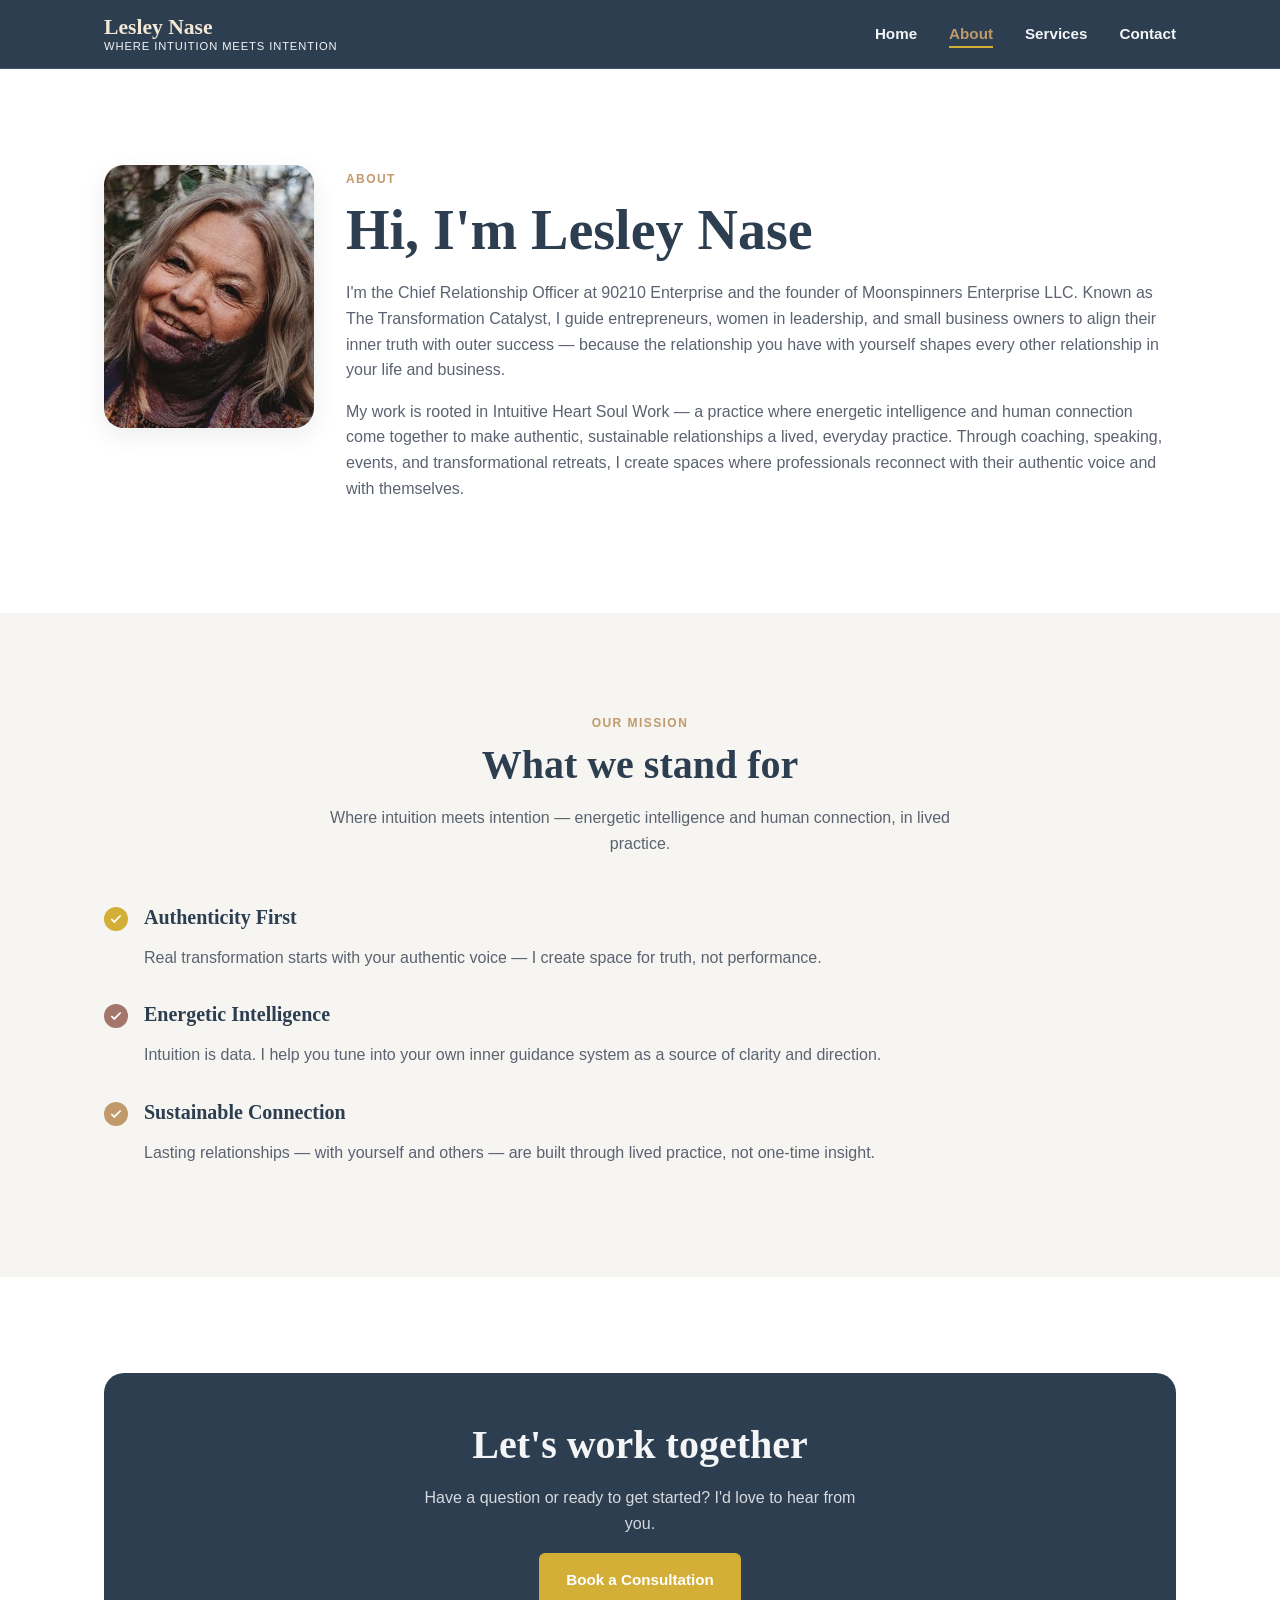
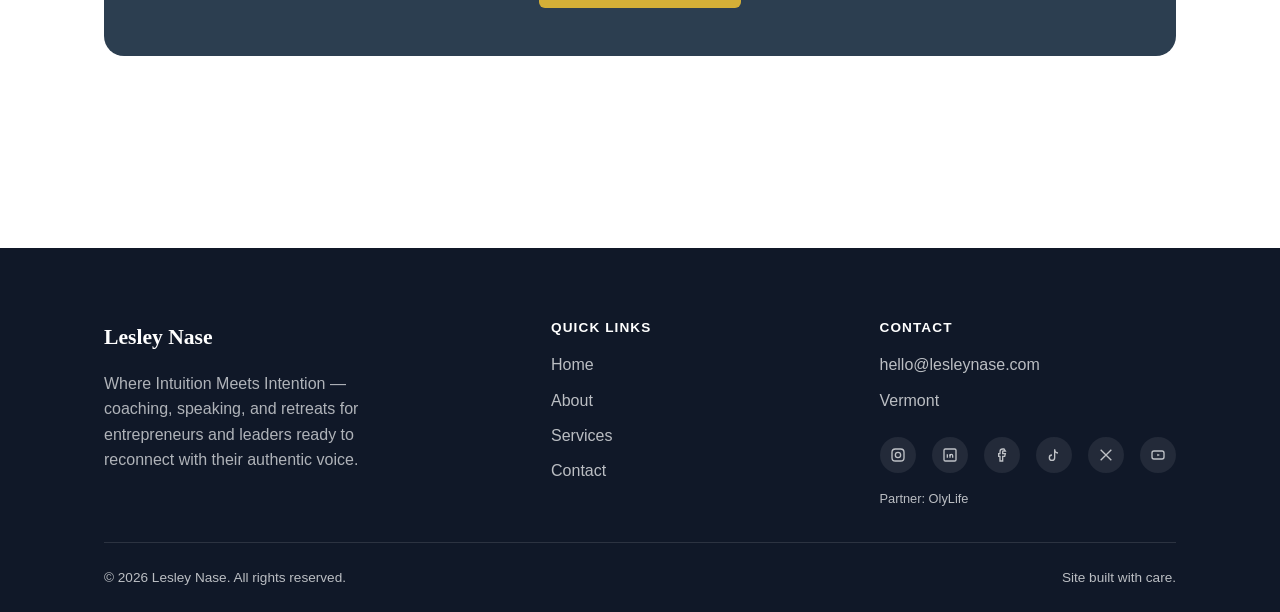
<file: about.html>
<!doctype html>
<html lang="en">
<head>
  <meta charset="UTF-8" />
  <meta name="viewport" content="width=device-width, initial-scale=1.0" />
  <title>About | Lesley Nase</title>
  <meta name="description" content="Learn more about Lesley Nase — Chief Relationship Officer at 90210 Enterprise, founder of Moonspinners Enterprise LLC, and The Transformation Catalyst behind Intuitive Heart Soul Work." />
  <link rel="stylesheet" href="css/styles.css?v=4" />
</head>
<body>

  <header class="site-header">
    <nav class="nav">
      <a href="index.html" class="brand">
        <span class="brand-name">Lesley Nase</span>
        <span class="brand-tagline">Where Intuition Meets Intention</span>
      </a>
      <ul class="nav-links">
        <li><a href="index.html">Home</a></li>
        <li><a href="about.html">About</a></li>
        <li><a href="services.html">Services</a></li>
        <li><a href="contact.html">Contact</a></li>
      </ul>
      <a href="contact.html" class="btn btn-primary nav-cta">Book a Consultation</a>
      <button class="nav-toggle" aria-label="Toggle menu" aria-expanded="false">
        <span></span><span></span><span></span>
      </button>
    </nav>
  </header>

  <main>
    <section class="section">
      <div class="container about-hero">
        <img src="images/Headshot%20straight%20on%20smiling%20-153.jpg" alt="Lesley Nase" class="about-photo" />
        <div>
          <span class="eyebrow">About</span>
          <h1>Hi, I'm Lesley Nase</h1>
          <p>
            I'm the Chief Relationship Officer at 90210 Enterprise and the founder of Moonspinners
            Enterprise LLC. Known as The Transformation Catalyst, I guide entrepreneurs, women in
            leadership, and small business owners to align their inner truth with outer success —
            because the relationship you have with yourself shapes every other relationship in your
            life and business.
          </p>
          <p>
            My work is rooted in Intuitive Heart Soul Work — a practice where energetic intelligence
            and human connection come together to make authentic, sustainable relationships a lived,
            everyday practice. Through coaching, speaking, events, and transformational retreats, I
            create spaces where professionals reconnect with their authentic voice and with themselves.
          </p>
        </div>
      </div>
    </section>

    <section class="section section--alt">
      <div class="container">
        <div class="section-head">
          <span class="eyebrow">Our Mission</span>
          <h2>What we stand for</h2>
          <p>Where intuition meets intention — energetic intelligence and human connection, in lived practice.</p>
        </div>
        <div class="value-list">
          <div class="value-item">
            <span class="check">
              <svg width="14" height="14" viewBox="0 0 24 24" fill="none" stroke="currentColor" stroke-width="3"><path d="M4 12l5 5L20 6"></path></svg>
            </span>
            <div>
              <h3>Authenticity First</h3>
              <p>Real transformation starts with your authentic voice — I create space for truth, not performance.</p>
            </div>
          </div>
          <div class="value-item">
            <span class="check check--rose">
              <svg width="14" height="14" viewBox="0 0 24 24" fill="none" stroke="currentColor" stroke-width="3"><path d="M4 12l5 5L20 6"></path></svg>
            </span>
            <div>
              <h3>Energetic Intelligence</h3>
              <p>Intuition is data. I help you tune into your own inner guidance system as a source of clarity and direction.</p>
            </div>
          </div>
          <div class="value-item">
            <span class="check check--ochre">
              <svg width="14" height="14" viewBox="0 0 24 24" fill="none" stroke="currentColor" stroke-width="3"><path d="M4 12l5 5L20 6"></path></svg>
            </span>
            <div>
              <h3>Sustainable Connection</h3>
              <p>Lasting relationships — with yourself and others — are built through lived practice, not one-time insight.</p>
            </div>
          </div>
        </div>
      </div>
    </section>

    <section class="section">
      <div class="container">
        <div class="cta-banner">
          <h2>Let's work together</h2>
          <p>Have a question or ready to get started? I'd love to hear from you.</p>
          <a href="contact.html" class="btn btn-primary">Book a Consultation</a>
        </div>
      </div>
    </section>
  </main>

  <footer class="site-footer">
    <div class="container">
      <div class="footer-grid">
        <div class="footer-brand">
          <span class="brand-name">Lesley Nase</span>
          <p>Where Intuition Meets Intention — coaching, speaking, and retreats for entrepreneurs and leaders ready to reconnect with their authentic voice.</p>
        </div>
        <div>
          <h4>Quick Links</h4>
          <ul class="footer-links">
            <li><a href="index.html">Home</a></li>
            <li><a href="about.html">About</a></li>
            <li><a href="services.html">Services</a></li>
            <li><a href="contact.html">Contact</a></li>
          </ul>
        </div>
        <div>
          <h4>Contact</h4>
          <ul class="footer-links">
            <li><a href="mailto:hello@lesleynase.com">hello@lesleynase.com</a></li>
            <li>Vermont</li>
          </ul>
          <div class="footer-social">
            <a href="https://www.instagram.com/lesleynase/?hl=en" target="_blank" rel="noopener noreferrer" aria-label="Instagram" title="Instagram">
              <svg width="16" height="16" viewBox="0 0 24 24" fill="none" stroke="currentColor" stroke-width="2"><rect x="3" y="3" width="18" height="18" rx="5"></rect><circle cx="12" cy="12" r="4"></circle></svg>
            </a>
            <a href="https://www.linkedin.com/in/lesley-nase-819b4454/" target="_blank" rel="noopener noreferrer" aria-label="LinkedIn" title="LinkedIn">
              <svg width="16" height="16" viewBox="0 0 24 24" fill="none" stroke="currentColor" stroke-width="2"><rect x="3" y="3" width="18" height="18" rx="2"></rect><line x1="8" y1="11" x2="8" y2="16"></line><line x1="8" y1="8" x2="8" y2="8"></line><line x1="12" y1="11" x2="12" y2="16"></line><path d="M12 13c0-1.5 1-2 2-2s2 .5 2 2v3"></path></svg>
            </a>
            <a href="https://www.facebook.com/profile.php?id=61586528742696" target="_blank" rel="noopener noreferrer" aria-label="Facebook" title="Facebook">
              <svg width="16" height="16" viewBox="0 0 24 24" fill="none" stroke="currentColor" stroke-width="2"><path d="M15 3h-2a4 4 0 0 0-4 4v3H7v4h2v7h4v-7h3l1-4h-4V7a1 1 0 0 1 1-1h3z"></path></svg>
            </a>
            <a href="https://www.tiktok.com/@moonspinner4" target="_blank" rel="noopener noreferrer" aria-label="TikTok" title="TikTok">
              <svg width="16" height="16" viewBox="0 0 24 24" fill="none" stroke="currentColor" stroke-width="2"><path d="M9 12a4 4 0 1 0 4 4V3.5a5.5 5.5 0 0 0 5 5.5"></path></svg>
            </a>
            <a href="https://x.com/home?lang=en" target="_blank" rel="noopener noreferrer" aria-label="X (Twitter)" title="X (Twitter)">
              <svg width="16" height="16" viewBox="0 0 24 24" fill="none" stroke="currentColor" stroke-width="2"><path d="M4 4l16 16M20 4L4 20"></path></svg>
            </a>
            <a href="https://www.youtube.com/@lesleynase1653" target="_blank" rel="noopener noreferrer" aria-label="YouTube" title="YouTube">
              <svg width="16" height="16" viewBox="0 0 24 24" fill="none" stroke="currentColor" stroke-width="2"><rect x="3" y="6" width="18" height="12" rx="3"></rect><path d="M11 10l4 2-4 2z" fill="currentColor" stroke="none"></path></svg>
            </a>
          </div>
          <div class="footer-partner">
            <a href="https://lnase.thefrequencyawakening.com" target="_blank" rel="noopener noreferrer">Partner: OlyLife</a>
          </div>
        </div>
      </div>
      <div class="footer-bottom">
        <span>&copy; <span id="year"></span> Lesley Nase. All rights reserved.</span>
        <span>Site built with care.</span>
      </div>
    </div>
  </footer>

  <script src="js/main.js"></script>
</body>
</html>
</file>
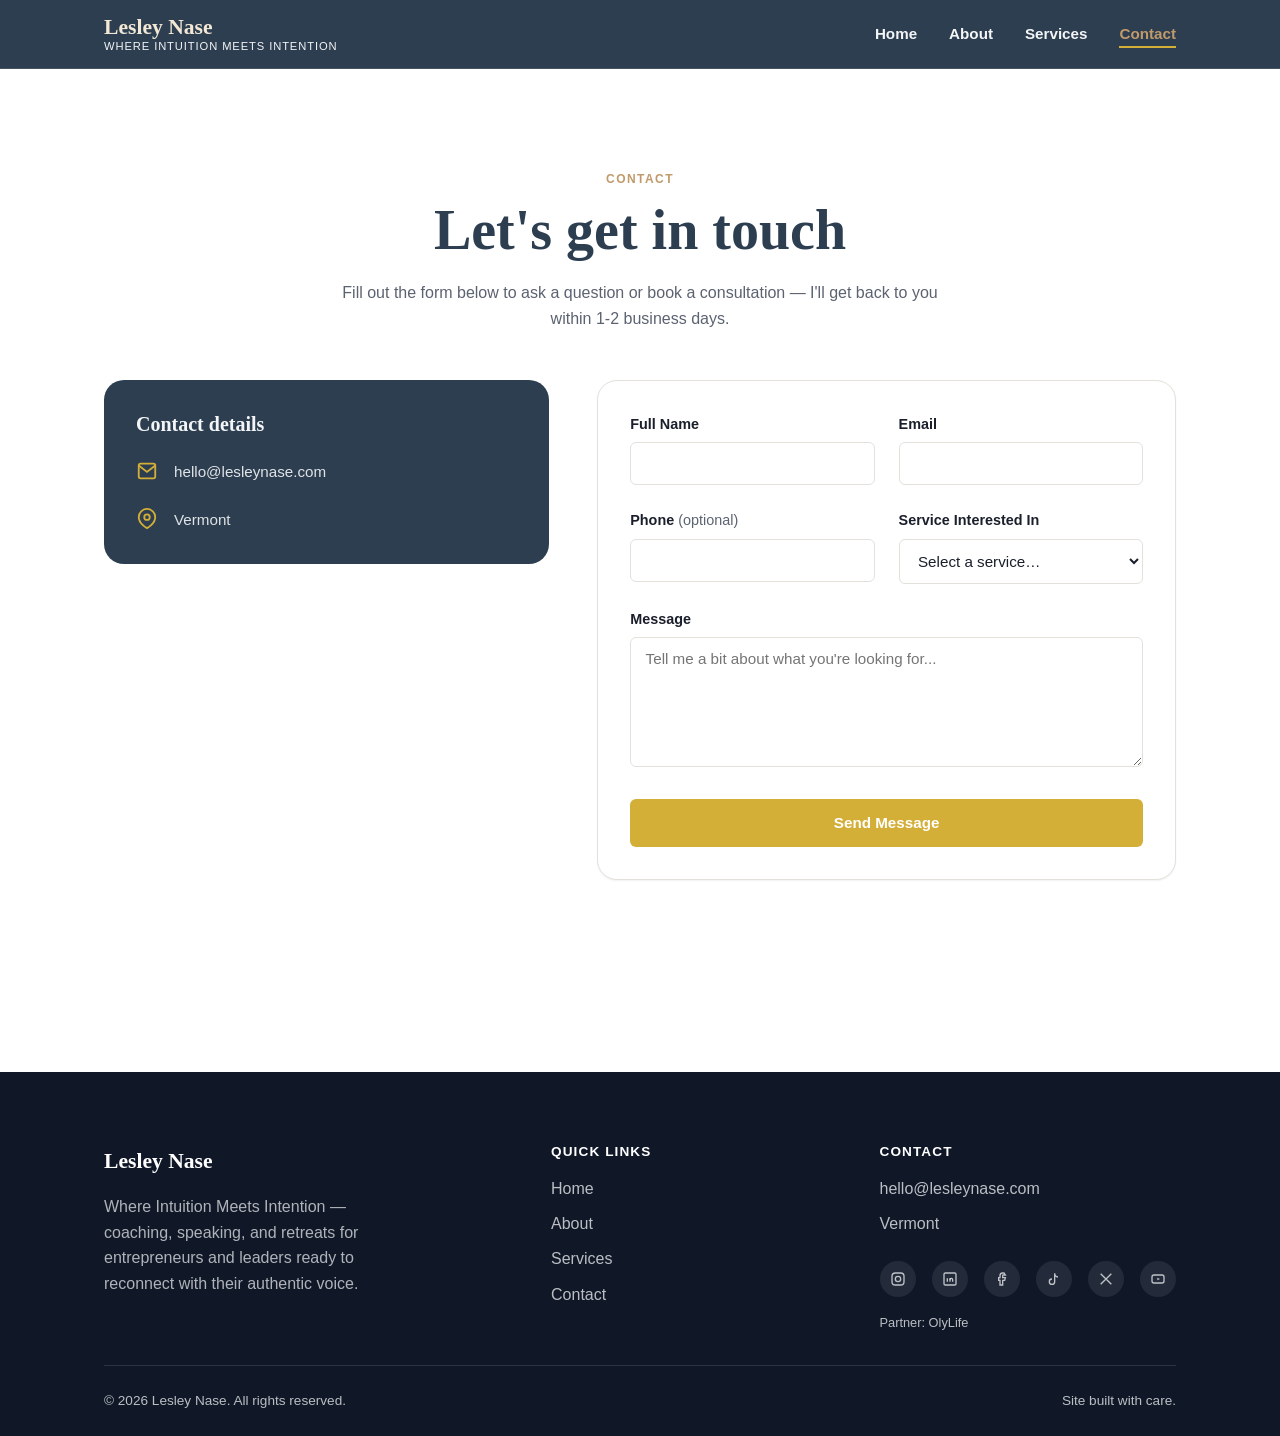
<file: contact.html>
<!doctype html>
<html lang="en">
<head>
  <meta charset="UTF-8" />
  <meta name="viewport" content="width=device-width, initial-scale=1.0" />
  <title>Contact | Lesley Nase</title>
  <meta name="description" content="Get in touch with Lesley Nase to book a consultation or ask a question." />
  <link rel="stylesheet" href="css/styles.css?v=4" />
</head>
<body>

  <header class="site-header">
    <nav class="nav">
      <a href="index.html" class="brand">
        <span class="brand-name">Lesley Nase</span>
        <span class="brand-tagline">Where Intuition Meets Intention</span>
      </a>
      <ul class="nav-links">
        <li><a href="index.html">Home</a></li>
        <li><a href="about.html">About</a></li>
        <li><a href="services.html">Services</a></li>
        <li><a href="contact.html">Contact</a></li>
      </ul>
      <a href="contact.html" class="btn btn-primary nav-cta">Book a Consultation</a>
      <button class="nav-toggle" aria-label="Toggle menu" aria-expanded="false">
        <span></span><span></span><span></span>
      </button>
    </nav>
  </header>

  <main>
    <section class="section">
      <div class="container">
        <div class="section-head">
          <span class="eyebrow">Contact</span>
          <h1>Let's get in touch</h1>
          <p>Fill out the form below to ask a question or book a consultation — I'll get back to you within 1-2 business days.</p>
        </div>

        <div class="contact-layout">
          <aside class="contact-info-card">
            <h3>Contact details</h3>
            <div class="contact-info-list">
              <div class="contact-info-item">
                <svg class="icon" viewBox="0 0 24 24" fill="none" stroke="currentColor" stroke-width="2"><path d="M4 4h16v16H4z" opacity="0"></path><path d="M3 6l9 7 9-7"></path><rect x="3" y="4" width="18" height="16" rx="2"></rect></svg>
                <span>hello@lesleynase.com</span>
              </div>
              <div class="contact-info-item">
                <svg class="icon" viewBox="0 0 24 24" fill="none" stroke="currentColor" stroke-width="2"><path d="M21 10c0 7-9 12-9 12s-9-5-9-12a9 9 0 0 1 18 0z"></path><circle cx="12" cy="10" r="3"></circle></svg>
                <span>Vermont</span>
              </div>
            </div>
          </aside>

          <div class="form-card">
            <div id="form-success" class="form-notice form-notice--success"></div>
            <div id="form-error" class="form-notice form-notice--error"></div>

            <form id="contact-form" action="contact-handler.php" method="POST" novalidate>
              <div class="form-row form-row--2">
                <div class="field">
                  <label for="name">Full Name</label>
                  <input type="text" id="name" name="name" required />
                  <p class="field-error"></p>
                </div>
                <div class="field">
                  <label for="email">Email</label>
                  <input type="email" id="email" name="email" required />
                  <p class="field-error"></p>
                </div>
              </div>

              <div class="form-row form-row--2">
                <div class="field">
                  <label for="phone">Phone <span style="font-weight:400;color:var(--color-text-muted);">(optional)</span></label>
                  <input type="tel" id="phone" name="phone" />
                  <p class="field-error"></p>
                </div>
                <div class="field">
                  <label for="service">Service Interested In</label>
                  <select id="service" name="service" required>
                    <option value="">Select a service&hellip;</option>
                    <option value="Intuitive Coaching">Intuitive Coaching</option>
                    <option value="Speaking">Speaking</option>
                    <option value="Transformational Retreats">Transformational Retreats</option>
                    <option value="PEMF Wellness">PEMF Wellness</option>
                    <option value="Not sure yet">Not sure yet</option>
                  </select>
                  <p class="field-error"></p>
                </div>
              </div>

              <div class="form-row">
                <div class="field">
                  <label for="message">Message</label>
                  <textarea id="message" name="message" required placeholder="Tell me a bit about what you're looking for..."></textarea>
                  <p class="field-error"></p>
                </div>
              </div>

              <!-- Honeypot field: hidden from real visitors, catches bots -->
              <div class="field hp-field" aria-hidden="true">
                <label for="website">Website</label>
                <input type="text" id="website" name="website" tabindex="-1" autocomplete="off" />
              </div>

              <button type="submit" class="btn btn-primary btn-block">Send Message</button>
            </form>
          </div>
        </div>
      </div>
    </section>
  </main>

  <footer class="site-footer">
    <div class="container">
      <div class="footer-grid">
        <div class="footer-brand">
          <span class="brand-name">Lesley Nase</span>
          <p>Where Intuition Meets Intention — coaching, speaking, and retreats for entrepreneurs and leaders ready to reconnect with their authentic voice.</p>
        </div>
        <div>
          <h4>Quick Links</h4>
          <ul class="footer-links">
            <li><a href="index.html">Home</a></li>
            <li><a href="about.html">About</a></li>
            <li><a href="services.html">Services</a></li>
            <li><a href="contact.html">Contact</a></li>
          </ul>
        </div>
        <div>
          <h4>Contact</h4>
          <ul class="footer-links">
            <li><a href="mailto:hello@lesleynase.com">hello@lesleynase.com</a></li>
            <li>Vermont</li>
          </ul>
          <div class="footer-social">
            <a href="https://www.instagram.com/lesleynase/?hl=en" target="_blank" rel="noopener noreferrer" aria-label="Instagram" title="Instagram">
              <svg width="16" height="16" viewBox="0 0 24 24" fill="none" stroke="currentColor" stroke-width="2"><rect x="3" y="3" width="18" height="18" rx="5"></rect><circle cx="12" cy="12" r="4"></circle></svg>
            </a>
            <a href="https://www.linkedin.com/in/lesley-nase-819b4454/" target="_blank" rel="noopener noreferrer" aria-label="LinkedIn" title="LinkedIn">
              <svg width="16" height="16" viewBox="0 0 24 24" fill="none" stroke="currentColor" stroke-width="2"><rect x="3" y="3" width="18" height="18" rx="2"></rect><line x1="8" y1="11" x2="8" y2="16"></line><line x1="8" y1="8" x2="8" y2="8"></line><line x1="12" y1="11" x2="12" y2="16"></line><path d="M12 13c0-1.5 1-2 2-2s2 .5 2 2v3"></path></svg>
            </a>
            <a href="https://www.facebook.com/profile.php?id=61586528742696" target="_blank" rel="noopener noreferrer" aria-label="Facebook" title="Facebook">
              <svg width="16" height="16" viewBox="0 0 24 24" fill="none" stroke="currentColor" stroke-width="2"><path d="M15 3h-2a4 4 0 0 0-4 4v3H7v4h2v7h4v-7h3l1-4h-4V7a1 1 0 0 1 1-1h3z"></path></svg>
            </a>
            <a href="https://www.tiktok.com/@moonspinner4" target="_blank" rel="noopener noreferrer" aria-label="TikTok" title="TikTok">
              <svg width="16" height="16" viewBox="0 0 24 24" fill="none" stroke="currentColor" stroke-width="2"><path d="M9 12a4 4 0 1 0 4 4V3.5a5.5 5.5 0 0 0 5 5.5"></path></svg>
            </a>
            <a href="https://x.com/home?lang=en" target="_blank" rel="noopener noreferrer" aria-label="X (Twitter)" title="X (Twitter)">
              <svg width="16" height="16" viewBox="0 0 24 24" fill="none" stroke="currentColor" stroke-width="2"><path d="M4 4l16 16M20 4L4 20"></path></svg>
            </a>
            <a href="https://www.youtube.com/@lesleynase1653" target="_blank" rel="noopener noreferrer" aria-label="YouTube" title="YouTube">
              <svg width="16" height="16" viewBox="0 0 24 24" fill="none" stroke="currentColor" stroke-width="2"><rect x="3" y="6" width="18" height="12" rx="3"></rect><path d="M11 10l4 2-4 2z" fill="currentColor" stroke="none"></path></svg>
            </a>
          </div>
          <div class="footer-partner">
            <a href="https://lnase.thefrequencyawakening.com" target="_blank" rel="noopener noreferrer">Partner: OlyLife</a>
          </div>
        </div>
      </div>
      <div class="footer-bottom">
        <span>&copy; <span id="year"></span> Lesley Nase. All rights reserved.</span>
        <span>Site built with care.</span>
      </div>
    </div>
  </footer>

  <script src="js/main.js"></script>
</body>
</html>
</file>
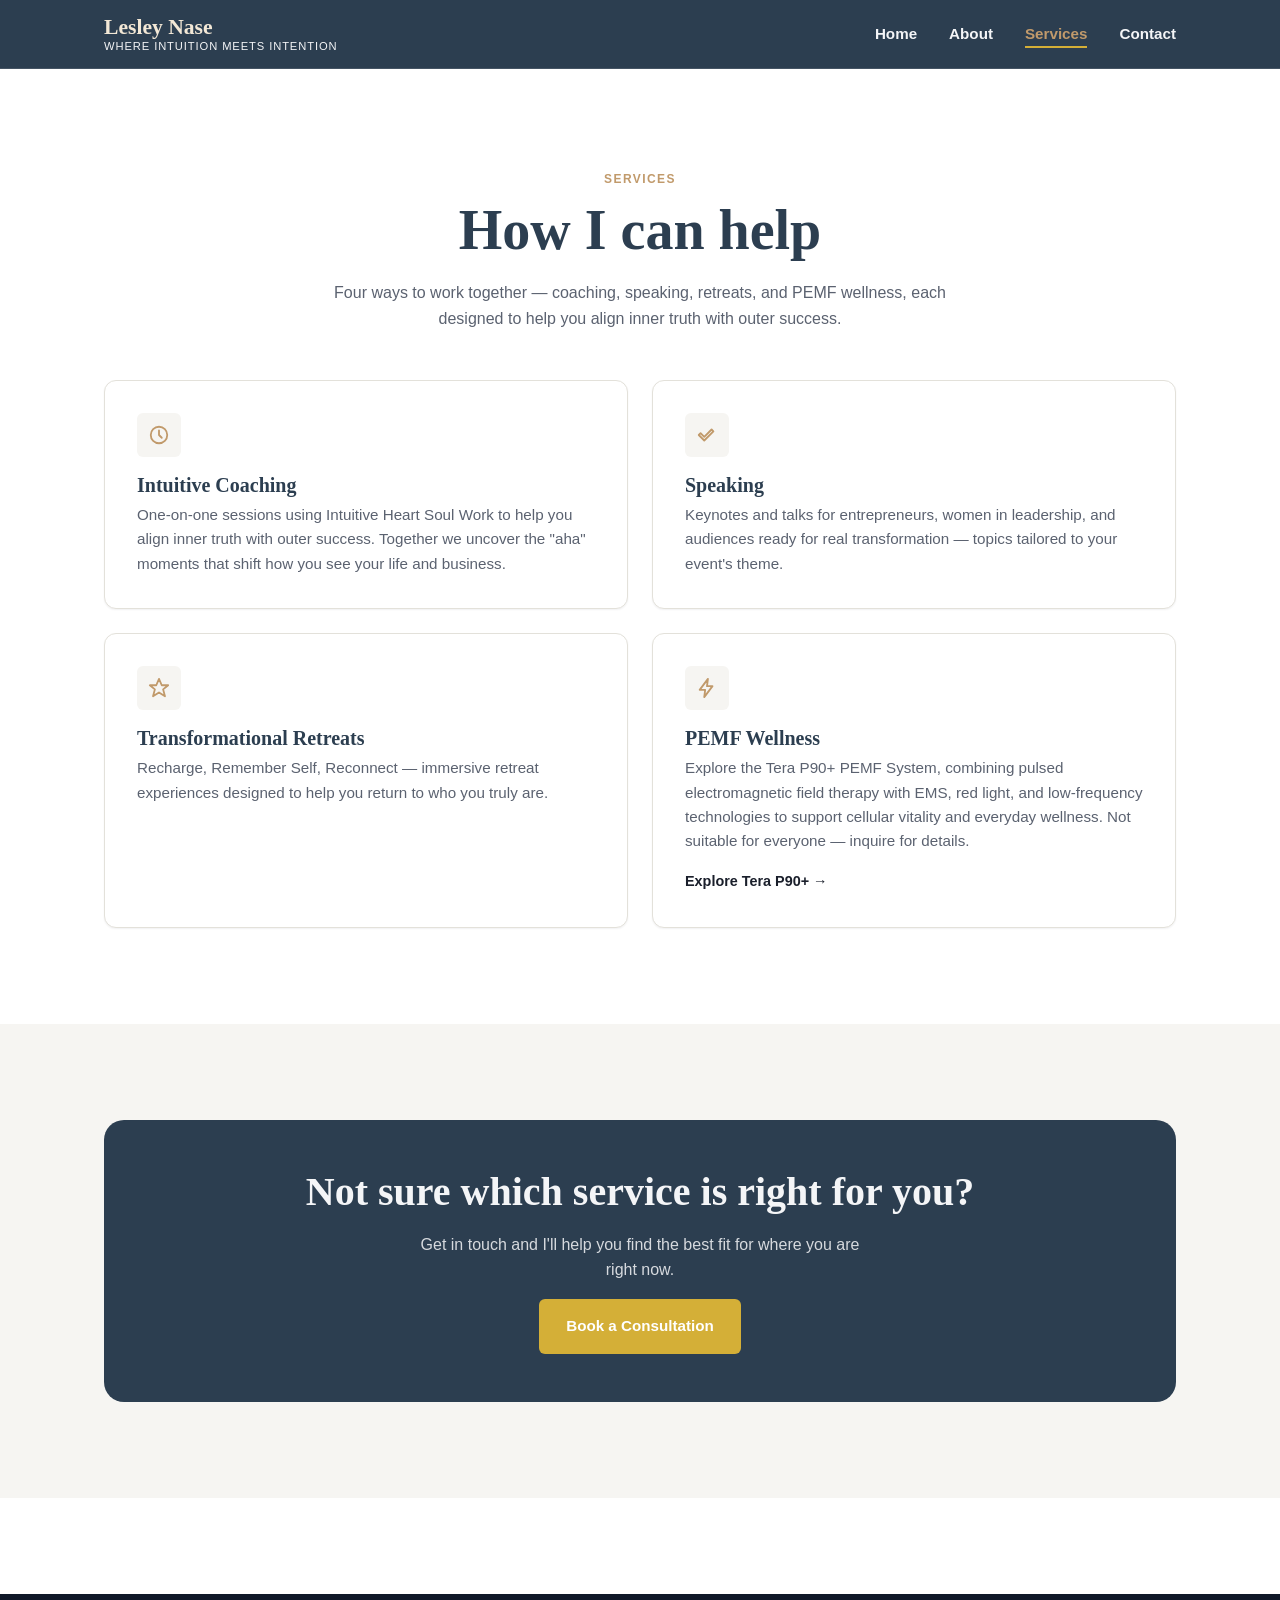
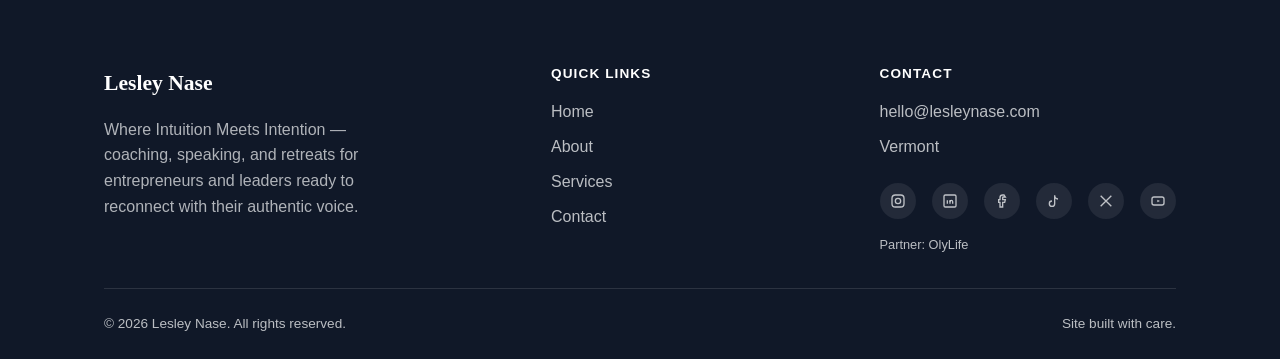
<file: services.html>
<!doctype html>
<html lang="en">
<head>
  <meta charset="UTF-8" />
  <meta name="viewport" content="width=device-width, initial-scale=1.0" />
  <title>Services | Lesley Nase</title>
  <meta name="description" content="Explore Lesley Nase's services — Intuitive Coaching, Speaking, Transformational Retreats, and PEMF Wellness designed to align inner truth with outer success." />
  <link rel="stylesheet" href="css/styles.css?v=4" />
</head>
<body>

  <header class="site-header">
    <nav class="nav">
      <a href="index.html" class="brand">
        <span class="brand-name">Lesley Nase</span>
        <span class="brand-tagline">Where Intuition Meets Intention</span>
      </a>
      <ul class="nav-links">
        <li><a href="index.html">Home</a></li>
        <li><a href="about.html">About</a></li>
        <li><a href="services.html">Services</a></li>
        <li><a href="contact.html">Contact</a></li>
      </ul>
      <a href="contact.html" class="btn btn-primary nav-cta">Book a Consultation</a>
      <button class="nav-toggle" aria-label="Toggle menu" aria-expanded="false">
        <span></span><span></span><span></span>
      </button>
    </nav>
  </header>

  <main>
    <section class="section">
      <div class="container">
        <div class="section-head">
          <span class="eyebrow">Services</span>
          <h1>How I can help</h1>
          <p>Four ways to work together — coaching, speaking, retreats, and PEMF wellness, each designed to help you align inner truth with outer success.</p>
        </div>
        <div class="grid grid-2">
          <div class="card">
            <div class="card-icon">
              <svg width="22" height="22" viewBox="0 0 24 24" fill="none" stroke="currentColor" stroke-width="2" stroke-linecap="round" stroke-linejoin="round"><circle cx="12" cy="12" r="9"></circle><path d="M12 7v5l3 3"></path></svg>
            </div>
            <h3>Intuitive Coaching</h3>
            <p>One-on-one sessions using Intuitive Heart Soul Work to help you align inner truth with outer success. Together we uncover the "aha" moments that shift how you see your life and business.</p>
          </div>
          <div class="card">
            <div class="card-icon">
              <svg width="22" height="22" viewBox="0 0 24 24" fill="none" stroke="currentColor" stroke-width="2" stroke-linecap="round" stroke-linejoin="round"><path d="M3 12l2-2 4 4 8-8 2 2-10 10z"></path></svg>
            </div>
            <h3>Speaking</h3>
            <p>Keynotes and talks for entrepreneurs, women in leadership, and audiences ready for real transformation — topics tailored to your event's theme.</p>
          </div>
          <div class="card">
            <div class="card-icon">
              <svg width="22" height="22" viewBox="0 0 24 24" fill="none" stroke="currentColor" stroke-width="2" stroke-linecap="round" stroke-linejoin="round"><path d="M12 2l3 7h7l-5.5 4.5L18.5 21 12 16.8 5.5 21l2-7.5L2 9h7z"></path></svg>
            </div>
            <h3>Transformational Retreats</h3>
            <p>Recharge, Remember Self, Reconnect — immersive retreat experiences designed to help you return to who you truly are.</p>
          </div>
          <div class="card">
            <div class="card-icon">
              <svg width="22" height="22" viewBox="0 0 24 24" fill="none" stroke="currentColor" stroke-width="2" stroke-linecap="round" stroke-linejoin="round"><path d="M13 2L4 14h6l-1 8 9-12h-6l1-8z"></path></svg>
            </div>
            <h3>PEMF Wellness</h3>
            <p>Explore the Tera P90+ PEMF System, combining pulsed electromagnetic field therapy with EMS, red light, and low-frequency technologies to support cellular vitality and everyday wellness. Not suitable for everyone — inquire for details.</p>
            <a href="https://lnase.thefrequencyawakening.com" target="_blank" rel="noopener noreferrer" class="link-arrow">Explore Tera P90+ &rarr;</a>
          </div>
        </div>
      </div>
    </section>

    <section class="section section--alt">
      <div class="container">
        <div class="cta-banner">
          <h2>Not sure which service is right for you?</h2>
          <p>Get in touch and I'll help you find the best fit for where you are right now.</p>
          <a href="contact.html" class="btn btn-primary">Book a Consultation</a>
        </div>
      </div>
    </section>
  </main>

  <footer class="site-footer">
    <div class="container">
      <div class="footer-grid">
        <div class="footer-brand">
          <span class="brand-name">Lesley Nase</span>
          <p>Where Intuition Meets Intention — coaching, speaking, and retreats for entrepreneurs and leaders ready to reconnect with their authentic voice.</p>
        </div>
        <div>
          <h4>Quick Links</h4>
          <ul class="footer-links">
            <li><a href="index.html">Home</a></li>
            <li><a href="about.html">About</a></li>
            <li><a href="services.html">Services</a></li>
            <li><a href="contact.html">Contact</a></li>
          </ul>
        </div>
        <div>
          <h4>Contact</h4>
          <ul class="footer-links">
            <li><a href="mailto:hello@lesleynase.com">hello@lesleynase.com</a></li>
            <li>Vermont</li>
          </ul>
          <div class="footer-social">
            <a href="https://www.instagram.com/lesleynase/?hl=en" target="_blank" rel="noopener noreferrer" aria-label="Instagram" title="Instagram">
              <svg width="16" height="16" viewBox="0 0 24 24" fill="none" stroke="currentColor" stroke-width="2"><rect x="3" y="3" width="18" height="18" rx="5"></rect><circle cx="12" cy="12" r="4"></circle></svg>
            </a>
            <a href="https://www.linkedin.com/in/lesley-nase-819b4454/" target="_blank" rel="noopener noreferrer" aria-label="LinkedIn" title="LinkedIn">
              <svg width="16" height="16" viewBox="0 0 24 24" fill="none" stroke="currentColor" stroke-width="2"><rect x="3" y="3" width="18" height="18" rx="2"></rect><line x1="8" y1="11" x2="8" y2="16"></line><line x1="8" y1="8" x2="8" y2="8"></line><line x1="12" y1="11" x2="12" y2="16"></line><path d="M12 13c0-1.5 1-2 2-2s2 .5 2 2v3"></path></svg>
            </a>
            <a href="https://www.facebook.com/profile.php?id=61586528742696" target="_blank" rel="noopener noreferrer" aria-label="Facebook" title="Facebook">
              <svg width="16" height="16" viewBox="0 0 24 24" fill="none" stroke="currentColor" stroke-width="2"><path d="M15 3h-2a4 4 0 0 0-4 4v3H7v4h2v7h4v-7h3l1-4h-4V7a1 1 0 0 1 1-1h3z"></path></svg>
            </a>
            <a href="https://www.tiktok.com/@moonspinner4" target="_blank" rel="noopener noreferrer" aria-label="TikTok" title="TikTok">
              <svg width="16" height="16" viewBox="0 0 24 24" fill="none" stroke="currentColor" stroke-width="2"><path d="M9 12a4 4 0 1 0 4 4V3.5a5.5 5.5 0 0 0 5 5.5"></path></svg>
            </a>
            <a href="https://x.com/home?lang=en" target="_blank" rel="noopener noreferrer" aria-label="X (Twitter)" title="X (Twitter)">
              <svg width="16" height="16" viewBox="0 0 24 24" fill="none" stroke="currentColor" stroke-width="2"><path d="M4 4l16 16M20 4L4 20"></path></svg>
            </a>
            <a href="https://www.youtube.com/@lesleynase1653" target="_blank" rel="noopener noreferrer" aria-label="YouTube" title="YouTube">
              <svg width="16" height="16" viewBox="0 0 24 24" fill="none" stroke="currentColor" stroke-width="2"><rect x="3" y="6" width="18" height="12" rx="3"></rect><path d="M11 10l4 2-4 2z" fill="currentColor" stroke="none"></path></svg>
            </a>
          </div>
          <div class="footer-partner">
            <a href="https://lnase.thefrequencyawakening.com" target="_blank" rel="noopener noreferrer">Partner: OlyLife</a>
          </div>
        </div>
      </div>
      <div class="footer-bottom">
        <span>&copy; <span id="year"></span> Lesley Nase. All rights reserved.</span>
        <span>Site built with care.</span>
      </div>
    </div>
  </footer>

  <script src="js/main.js"></script>
</body>
</html>
</file>
<file: css/styles.css>
/* ============================================
   Lesley Nase — Base styles & design tokens
   ============================================ */

:root {
  --color-bg: #ffffff;
  --color-surface: #f6f5f2;
  --color-surface-alt: #101828;
  --color-text: #1a1f2b;
  --color-text-muted: #5b6270;
  --color-text-inverse: #f4f5f7;
  --color-primary: #2c3e50; /* Midnight Blue */
  --color-primary-dark: #1b2733;
  --color-primary-dark-rgb: 27, 39, 51;
  --color-accent: #d4af37; /* Deep Gold */
  --color-accent-dark: #c19a6b; /* Earth Ochre */
  --color-rose: #a3756b; /* Rose Clay */
  --color-border: #e3e1da;
  --color-success-bg: #eaf6ee;
  --color-success-text: #1e6b3a;
  --color-error-bg: #fbeaea;
  --color-error-text: #a12626;

  --font-sans: -apple-system, BlinkMacSystemFont, "Segoe UI", Roboto, Helvetica, Arial, sans-serif;
  --font-serif: Georgia, "Times New Roman", "Iowan Old Style", serif;

  --space-1: 0.5rem;
  --space-2: 1rem;
  --space-3: 1.5rem;
  --space-4: 2rem;
  --space-5: 3rem;
  --space-6: 4.5rem;
  --space-7: 6rem;

  --radius-sm: 6px;
  --radius-md: 12px;
  --radius-lg: 20px;

  --shadow-sm: 0 1px 2px rgba(16, 24, 40, 0.06);
  --shadow-md: 0 8px 24px rgba(16, 24, 40, 0.08);
  --shadow-lg: 0 20px 48px rgba(16, 24, 40, 0.14);

  --max-width: 1120px;
}

* {
  box-sizing: border-box;
}

html {
  scroll-behavior: smooth;
}

body {
  margin: 0;
  font-family: var(--font-sans);
  color: var(--color-text);
  background: var(--color-bg);
  line-height: 1.6;
  -webkit-font-smoothing: antialiased;
}

img {
  max-width: 100%;
  display: block;
}

a {
  color: inherit;
  text-decoration: none;
}

ul {
  list-style: none;
  margin: 0;
  padding: 0;
}

h1, h2, h3, h4 {
  font-family: var(--font-serif);
  font-weight: 600;
  line-height: 1.2;
  margin: 0 0 var(--space-2);
  color: var(--color-primary);
}

h1 { font-size: clamp(2.25rem, 4vw + 1rem, 3.5rem); }
h2 { font-size: clamp(1.75rem, 2vw + 1rem, 2.5rem); }
h3 { font-size: 1.25rem; }

p {
  margin: 0 0 var(--space-2);
  color: var(--color-text-muted);
}

.container {
  max-width: var(--max-width);
  margin: 0 auto;
  padding: 0 var(--space-3);
}

.eyebrow {
  display: inline-block;
  text-transform: uppercase;
  letter-spacing: 0.12em;
  font-size: 0.75rem;
  font-weight: 700;
  color: var(--color-accent-dark);
  margin-bottom: var(--space-1);
}

.section {
  padding: var(--space-7) 0;
}

.section--alt {
  background: var(--color-surface);
}

.section--gold {
  background: rgba(212, 175, 55, 0.18);
}

.section-head {
  max-width: 640px;
  margin: 0 auto var(--space-5);
  text-align: center;
}

.section-head p {
  margin: 0;
}

/* Buttons */
.btn {
  display: inline-flex;
  align-items: center;
  justify-content: center;
  gap: 0.5rem;
  padding: 0.85rem 1.6rem;
  border-radius: var(--radius-sm);
  font-weight: 600;
  font-size: 0.95rem;
  border: 2px solid transparent;
  cursor: pointer;
  transition: transform 0.15s ease, box-shadow 0.15s ease, background 0.15s ease, color 0.15s ease;
}

.btn-primary {
  background: var(--color-accent);
  color: #fff;
}

.btn-primary:hover {
  background: var(--color-accent-dark);
  transform: translateY(-1px);
  box-shadow: var(--shadow-md);
}

.btn-secondary {
  background: transparent;
  color: var(--color-primary);
  border-color: var(--color-primary);
}

.btn-secondary:hover {
  background: var(--color-primary);
  color: #fff;
}

.btn-block {
  width: 100%;
}

/* ============================================
   Header / Nav
   ============================================ */

.site-header {
  position: sticky;
  top: 0;
  z-index: 50;
  background: var(--color-primary);
  backdrop-filter: saturate(180%) blur(10px);
  border-bottom: 1px solid rgba(244, 245, 247, 0.12);
}

.nav {
  display: flex;
  align-items: center;
  justify-content: space-between;
  padding: var(--space-2) var(--space-3);
  max-width: var(--max-width);
  margin: 0 auto;
}

.brand {
  display: flex;
  flex-direction: column;
  line-height: 1.1;
}

.brand-name {
  font-family: var(--font-serif);
  font-size: 1.35rem;
  font-weight: 700;
  color: #f3e8d6;
}

.brand-tagline {
  font-size: 0.7rem;
  letter-spacing: 0.08em;
  text-transform: uppercase;
  color: var(--color-text-inverse);
}

.nav-links {
  display: flex;
  align-items: center;
  gap: var(--space-4);
}

.nav-links a {
  font-weight: 600;
  font-size: 0.95rem;
  color: var(--color-text-inverse);
  padding: 0.25rem 0;
  border-bottom: 2px solid transparent;
  transition: color 0.15s ease, border-color 0.15s ease;
}

.nav-links a:hover,
.nav-links a[aria-current="page"] {
  color: var(--color-accent-dark);
  border-color: var(--color-accent);
}

.nav-cta {
  display: none;
}

.nav-toggle {
  display: none;
  flex-direction: column;
  gap: 5px;
  background: none;
  border: none;
  padding: 8px;
  cursor: pointer;
}

.nav-toggle span {
  width: 24px;
  height: 2px;
  background: var(--color-text-inverse);
  border-radius: 2px;
  transition: transform 0.2s ease, opacity 0.2s ease;
}

/* ============================================
   Hero
   ============================================ */

.hero {
  position: relative;
  overflow: hidden;
  min-height: 620px;
  display: flex;
  align-items: flex-start;
  background-color: var(--color-primary-dark);
  background-image: url("../images/hero-banner.png");
  background-size: cover;
  background-position: center 28%;
  background-repeat: no-repeat;
}

.hero::before {
  content: "";
  position: absolute;
  inset: 0;
  background: linear-gradient(
    to left,
    rgba(var(--color-primary-dark-rgb), 0.85) 0%,
    rgba(var(--color-primary-dark-rgb), 0.5) 32%,
    rgba(var(--color-primary-dark-rgb), 0.1) 62%
  );
}

.hero .container {
  position: relative;
  z-index: 1;
  width: 100%;
  display: flex;
  justify-content: flex-end;
  padding-top: var(--space-6);
}

.hero-copy {
  max-width: 320px;
  text-align: right;
}

.hero-copy h1 {
  font-family: "Playfair Display", var(--font-serif);
  font-size: clamp(1.75rem, 1.8vw + 1rem, 2.5rem);
  color: #f3e8d6;
  margin-bottom: var(--space-2);
}

.hero-tagline {
  display: block;
  font-family: "Playfair Display", var(--font-serif);
  font-style: italic;
  font-weight: 500;
  letter-spacing: 0.01em;
  font-size: clamp(1rem, 1vw + 0.5rem, 1.25rem);
  color: var(--color-text-inverse);
}

/* ============================================
   Cards (services, values, testimonials)
   ============================================ */

.grid {
  display: grid;
  gap: var(--space-3);
}

.grid-3 {
  grid-template-columns: repeat(3, 1fr);
}

.grid-2 {
  grid-template-columns: repeat(2, 1fr);
}

.card {
  position: relative;
  overflow: hidden;
  background: #fff;
  border: 1px solid var(--color-border);
  border-radius: var(--radius-md);
  padding: var(--space-4);
  box-shadow: var(--shadow-sm);
  transition: transform 0.2s ease, box-shadow 0.2s ease, background-color 0.2s ease,
    border-color 0.2s ease;
}

.card::before {
  content: "";
  position: absolute;
  top: 0;
  left: 0;
  right: 0;
  height: 4px;
  background: var(--color-accent);
  transform: scaleX(0);
  transform-origin: left;
  transition: transform 0.3s ease;
}

.card:hover {
  transform: translateY(-4px);
  box-shadow: var(--shadow-lg), 0 0 0 1px rgba(212, 175, 55, 0.35);
  background: rgba(212, 175, 55, 0.1);
  border-width: 3px;
  border-color: var(--color-accent);
}

.card:hover::before {
  transform: scaleX(1);
}

.card-icon {
  width: 44px;
  height: 44px;
  border-radius: var(--radius-sm);
  background: var(--color-surface);
  display: flex;
  align-items: center;
  justify-content: center;
  color: var(--color-accent-dark);
  margin-bottom: var(--space-2);
  transition: background-color 0.2s ease;
}

.card:hover .card-icon {
  background: rgba(212, 175, 55, 0.2);
}

.card h3 {
  margin-bottom: 0.4rem;
}

.card p {
  margin-bottom: 0;
  font-size: 0.95rem;
}

.card .link-arrow {
  margin-top: var(--space-2);
  font-size: 0.9rem;
}

.card-price {
  margin-top: var(--space-2);
  font-family: var(--font-serif);
  font-size: 1.1rem;
  color: var(--color-primary);
  font-weight: 700;
}

/* CTA banner */
.cta-banner {
  background: var(--color-primary);
  border-radius: var(--radius-lg);
  padding: var(--space-5);
  text-align: center;
  color: var(--color-text-inverse);
}

.cta-banner h2,
.cta-banner p {
  color: var(--color-text-inverse);
}

.cta-banner p {
  opacity: 0.85;
  margin-left: auto;
  margin-right: auto;
  max-width: 50ch;
}

/* Meet Lesley */
.meet-lesley {
  display: flex;
  gap: var(--space-4);
  align-items: flex-start;
}

.meet-lesley-photo {
  width: 320px;
  max-width: 320px;
  flex-shrink: 0;
  aspect-ratio: 4 / 5;
  object-fit: cover;
  object-position: top center;
  border-radius: var(--radius-lg);
  box-shadow: var(--shadow-md);
}

.meet-lesley h2 {
  margin-bottom: var(--space-2);
}

.link-arrow {
  display: inline-flex;
  align-items: center;
  font-weight: 600;
  color: var(--color-text);
  border-bottom: 2px solid transparent;
  transition: color 0.15s ease, border-color 0.15s ease;
}

.link-arrow:hover {
  color: var(--color-accent-dark);
  border-color: var(--color-accent);
}

/* Testimonial */
.testimonial {
  max-width: 720px;
  margin: 0 auto;
  text-align: center;
}

.testimonial blockquote {
  font-family: var(--font-serif);
  font-size: 1.4rem;
  color: var(--color-primary);
  margin: 0 0 var(--space-2);
  font-style: italic;
}

.testimonial cite {
  font-style: normal;
  font-weight: 600;
  color: var(--color-rose);
  font-size: 0.9rem;
}

/* ============================================
   About page
   ============================================ */

.about-hero {
  display: flex;
  gap: var(--space-4);
  align-items: flex-start;
}

.about-photo {
  width: 210px;
  flex-shrink: 0;
  aspect-ratio: 4 / 5;
  object-fit: cover;
  border-radius: var(--radius-lg);
  box-shadow: var(--shadow-md);
}

.value-list {
  display: grid;
  gap: var(--space-2);
  margin-top: var(--space-3);
}

.value-item {
  display: flex;
  gap: var(--space-2);
  align-items: flex-start;
}

.value-item .check {
  flex-shrink: 0;
  width: 24px;
  height: 24px;
  border-radius: 50%;
  background: var(--color-accent);
  color: #fff;
  display: flex;
  align-items: center;
  justify-content: center;
  margin-top: 2px;
}

.value-item .check--rose {
  background: var(--color-rose);
}

.value-item .check--ochre {
  background: var(--color-accent-dark);
}

/* ============================================
   Contact page
   ============================================ */

.contact-layout {
  display: grid;
  grid-template-columns: 1fr 1.3fr;
  gap: var(--space-5);
  align-items: start;
}

.contact-info-card {
  background: var(--color-primary);
  color: var(--color-text-inverse);
  border-radius: var(--radius-lg);
  padding: var(--space-4);
}

.contact-info-card h3 {
  color: var(--color-text-inverse);
}

.contact-info-list {
  margin-top: var(--space-3);
  display: grid;
  gap: var(--space-3);
}

.contact-info-item {
  display: flex;
  gap: var(--space-2);
  align-items: flex-start;
  font-size: 0.95rem;
}

.contact-info-item .icon {
  flex-shrink: 0;
  width: 22px;
  height: 22px;
  color: var(--color-accent);
}

.contact-info-item span {
  opacity: 0.9;
}

.form-card {
  background: #fff;
  border: 1px solid var(--color-border);
  border-radius: var(--radius-lg);
  padding: var(--space-4);
  box-shadow: var(--shadow-sm);
}

.form-row {
  display: grid;
  gap: var(--space-3);
  margin-bottom: var(--space-3);
}

.form-row--2 {
  grid-template-columns: 1fr 1fr;
}

.field label {
  display: block;
  font-weight: 600;
  font-size: 0.9rem;
  margin-bottom: 0.4rem;
  color: var(--color-text);
}

.field input,
.field select,
.field textarea {
  width: 100%;
  padding: 0.75rem 0.9rem;
  border: 1px solid var(--color-border);
  border-radius: var(--radius-sm);
  font-family: var(--font-sans);
  font-size: 0.95rem;
  color: var(--color-text);
  background: #fff;
  transition: border-color 0.15s ease, box-shadow 0.15s ease;
}

.field input:focus,
.field select:focus,
.field textarea:focus {
  outline: none;
  border-color: var(--color-accent);
  box-shadow: 0 0 0 3px rgba(201, 138, 75, 0.18);
}

.field textarea {
  resize: vertical;
  min-height: 130px;
}

.field-error {
  display: none;
  color: var(--color-error-text);
  font-size: 0.8rem;
  margin-top: 0.3rem;
}

.field.has-error input,
.field.has-error select,
.field.has-error textarea {
  border-color: var(--color-error-text);
}

.field.has-error .field-error {
  display: block;
}

/* honeypot field, hidden from real visitors */
.hp-field {
  position: absolute;
  left: -9999px;
  top: -9999px;
  opacity: 0;
  pointer-events: none;
}

.form-notice {
  padding: var(--space-2) var(--space-3);
  border-radius: var(--radius-sm);
  margin-bottom: var(--space-3);
  font-size: 0.95rem;
  display: none;
}

.form-notice.is-visible {
  display: block;
}

.form-notice--success {
  background: var(--color-success-bg);
  color: var(--color-success-text);
}

.form-notice--error {
  background: var(--color-error-bg);
  color: var(--color-error-text);
}

/* ============================================
   Footer
   ============================================ */

.site-footer {
  background: var(--color-surface-alt);
  color: rgba(244, 245, 247, 0.75);
  padding: var(--space-6) 0 var(--space-3);
  margin-top: var(--space-7);
}

.footer-grid {
  display: grid;
  grid-template-columns: 1.4fr 1fr 1fr;
  gap: var(--space-4);
  padding-bottom: var(--space-4);
  border-bottom: 1px solid rgba(244, 245, 247, 0.12);
}

.footer-grid h4 {
  color: #fff;
  font-family: var(--font-sans);
  font-size: 0.85rem;
  text-transform: uppercase;
  letter-spacing: 0.08em;
  margin-bottom: var(--space-2);
}

.footer-brand .brand-name {
  color: #fff;
}

.footer-brand p {
  color: rgba(244, 245, 247, 0.7);
  margin-top: var(--space-2);
  max-width: 32ch;
}

.footer-links li {
  margin-bottom: 0.6rem;
}

.footer-links a:hover {
  color: var(--color-rose);
}

.footer-social {
  display: flex;
  flex-wrap: wrap;
  gap: var(--space-2);
  margin-top: var(--space-3);
}

.footer-social a {
  width: 36px;
  height: 36px;
  border-radius: 50%;
  background: rgba(244, 245, 247, 0.08);
  display: flex;
  align-items: center;
  justify-content: center;
  transition: background 0.15s ease;
}

.footer-social a:hover {
  background: var(--color-accent);
}

.footer-partner {
  margin-top: var(--space-2);
  font-size: 0.8rem;
}

.footer-partner a:hover {
  color: var(--color-accent);
}

.footer-bottom {
  padding-top: var(--space-3);
  display: flex;
  justify-content: space-between;
  font-size: 0.85rem;
  flex-wrap: wrap;
  gap: var(--space-1);
}

/* ============================================
   Responsive
   ============================================ */

@media (max-width: 860px) {
  .contact-layout {
    grid-template-columns: 1fr;
  }

  .about-hero,
  .meet-lesley {
    flex-direction: column;
    align-items: center;
    text-align: center;
  }

  .hero {
    min-height: 0;
    padding: var(--space-6) 0;
    background-size: contain;
    background-position: top center;
    align-items: center;
  }

  .hero .container {
    justify-content: flex-start;
    padding-top: 0;
  }

  .hero-copy {
    max-width: 100%;
    text-align: left;
  }

  .hero::before {
    background: linear-gradient(
      180deg,
      rgba(var(--color-primary-dark-rgb), 0.2) 0%,
      rgba(var(--color-primary-dark-rgb), 0.55) 45%,
      rgba(var(--color-primary-dark-rgb), 0.94) 78%
    );
  }

  .grid-3 {
    grid-template-columns: repeat(2, 1fr);
  }

  .footer-grid {
    grid-template-columns: 1fr 1fr;
  }

  .footer-brand {
    grid-column: 1 / -1;
  }
}

@media (max-width: 640px) {
  .nav-links {
    position: absolute;
    top: 100%;
    left: 0;
    right: 0;
    background: var(--color-primary);
    flex-direction: column;
    align-items: flex-start;
    gap: var(--space-2);
    padding: var(--space-3);
    border-bottom: 1px solid rgba(244, 245, 247, 0.12);
    box-shadow: var(--shadow-md);
    display: none;
  }

  .nav-links.is-open {
    display: flex;
  }

  .nav-toggle {
    display: flex;
  }

  .grid-3,
  .grid-2 {
    grid-template-columns: 1fr;
  }

  .form-row--2 {
    grid-template-columns: 1fr;
  }

  .footer-grid {
    grid-template-columns: 1fr;
  }

  .footer-bottom {
    flex-direction: column;
  }

  .section {
    padding: var(--space-6) 0;
  }
}
</file>
